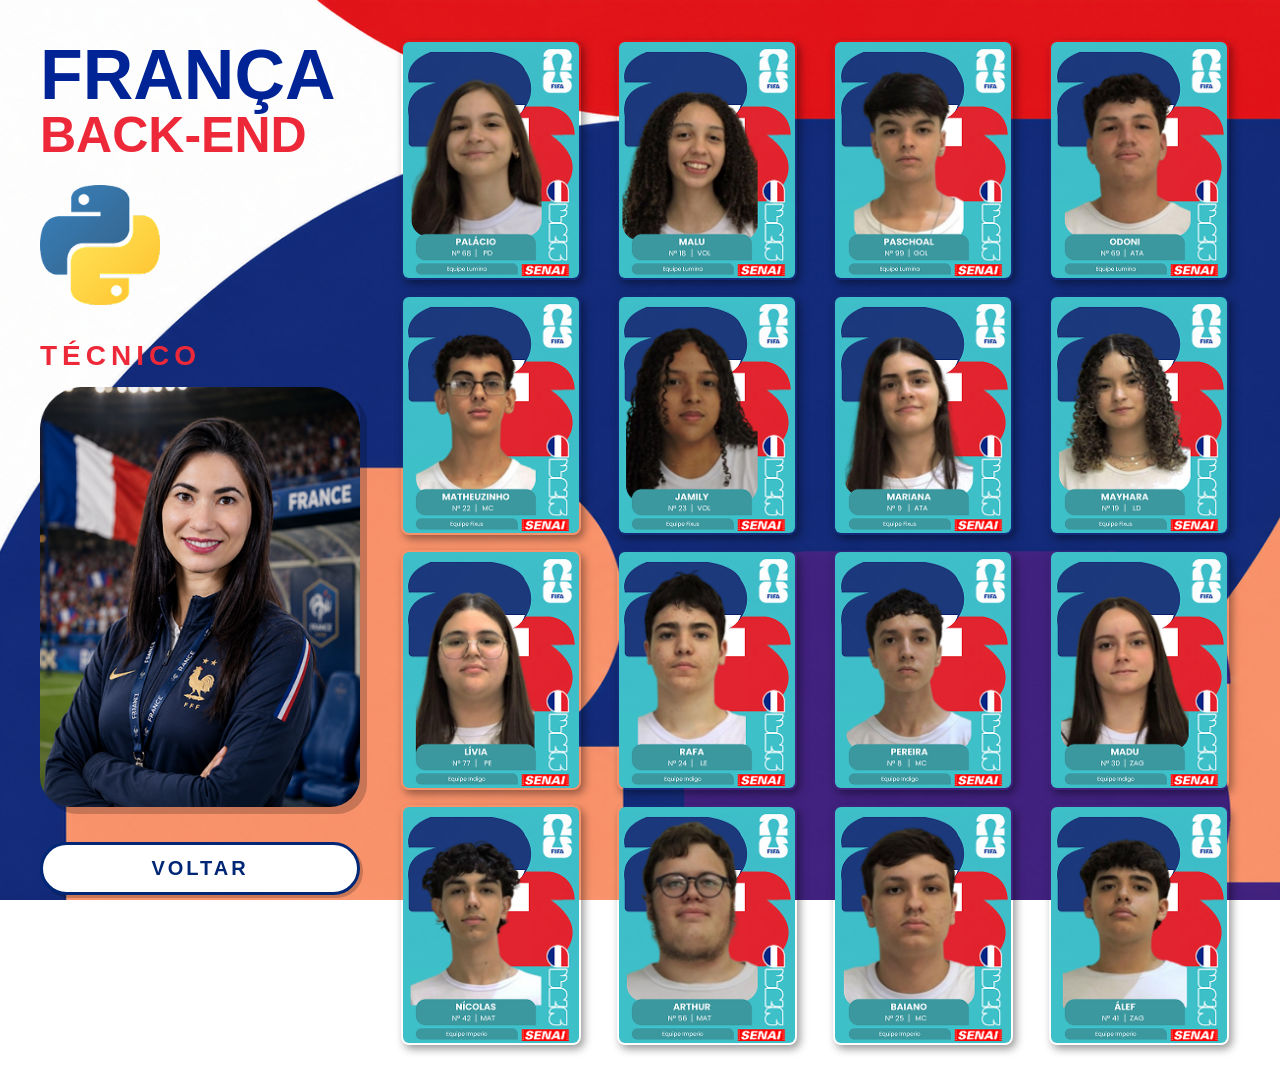
<file: album/albm-back.html>
<html lang="pt-br" dir="ltr" >
  <head> 
    <meta charset="UTF-8"> 
    <meta name="viewport" content="width=device-width, initial-scale=1.0"> 
    <link rel="stylesheet" hreF="assets/css/back.css"> 
    <title>França Back-End</title> 
  </head>
<body>
<div class="pagina-album">
  <div class="coluna-esquerda">
 
    <div class="cabecalho-titulo">
      <span class="texto-brasil">FRANÇA</span>
      <span class="texto-Frontend">BACK-END</span>
    </div>
 
    <img class="logo-html5" src="assets/img/Símbolo do python.png" alt="PYTHON">

    <div class="tecnico">TÉCNICO</div>
 
    <img class="imagem-tecnico" src="assets/img/lais-treinadora.png" alt="Técnico">
    
    <a class="botao-voltar" hreF="index.html">VOLTAR</a>
 
  </div>
 
  <div class="todas-as-Figurinhas">
    <img class="Figurinha" src="assets/img/Figurinha 1.2.png" alt="Palácio">
    <img class="Figurinha" src="assets/img/Figurinha 2.2.png" alt="Malu">
    <img class="Figurinha" src="assets/img/Figurinha 3.2.png" alt="Paschoal">
    <img class="Figurinha" src="assets/img/Figurinha 4.2.png" alt="Odoni">
 
    <img class="Figurinha" src="assets/img/Figurinha 5.2.png" alt="Matheuzinho">
    <img class="Figurinha" src="assets/img/Figurinha 6.2.png" alt="Jamily">
    <img class="Figurinha" src="assets/img/Figurinha 7.2.png" alt="Mariana">
    <img class="Figurinha" src="assets/img/Figurinha 8.2.png" alt="Mayhara">
 
    <img class="Figurinha" src="assets/img/Figurinha 9.2.png" alt="Lívia">
    <img class="Figurinha" src="assets/img/Figurinha 10.2.png" alt="Rafa">
    <img class="Figurinha" src="assets/img/Figurinha 11.2.png" alt="Pereira">
    <img class="Figurinha" src="assets/img/Figurinha 12.2.png" alt="Madu">
 
    <img class="Figurinha" src="assets/img/Figurinha 13.2.png"alt="Nícolar">
    <img class="Figurinha" src="assets/img/Figurinha 14.2.png"alt="Arthur">
    <img class="Figurinha" src="assets/img/Figurinha 15.2.png"alt="Baiano">
    <img class="Figurinha" src="assets/img/Figurinha 16.2.png"alt="Álef">
  </div>
 
</div>
</body>
</html>
</file>
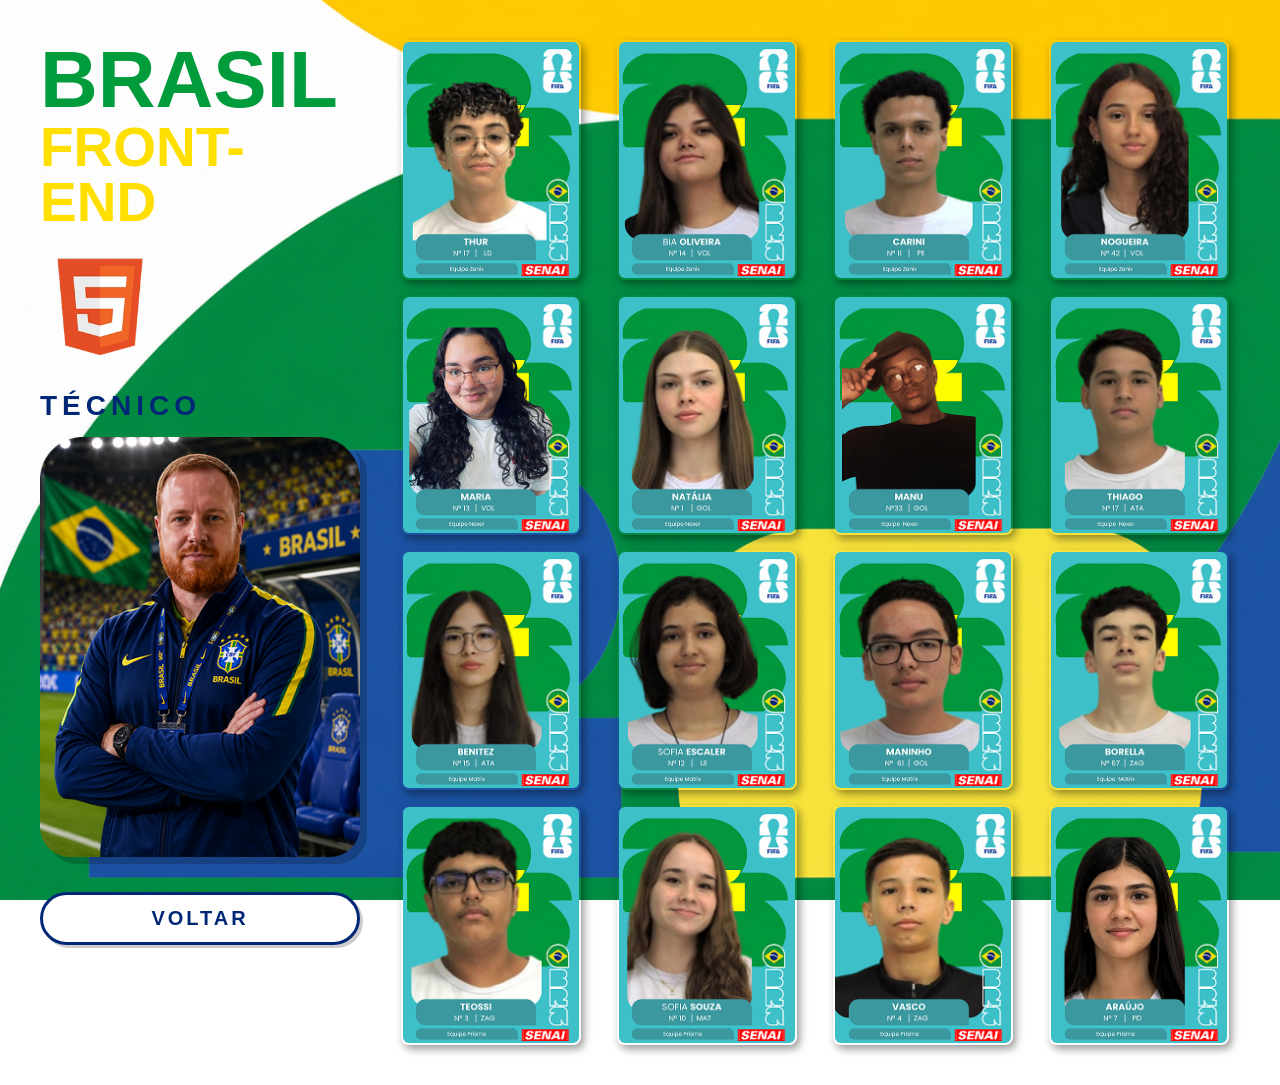
<file: album/albm-front.html>
<html lang="pt-br" dir="ltr" >
  <head> 
    <meta charset="UTF-8"> 
    <meta name="viewport" content="width=device-width, initial-scale=1.0"> 
    <link rel="stylesheet" href="assets/css/front.css"> 
    <title>Brasil Front-End</title> 
  </head>
  <body>
    <div class="pagina-album">
      <div class="coluna-esquerda">
    
        <div class="cabecalho-titulo">
          <span class="texto-brasil">BRASIL</span>
          <span class="texto-frontend">FRONT-END</span>
        </div>
    
        <img class="logo-html5" src="assets/img/Símbolo do HTML5.png" alt="HTML5">

        <div class="tecnico">TÉCNICO</div>
    
        <img class="imagem-tecnico" src="assets/img/igor-treinador.png" alt="Técnico">
    
        <a class="botao-voltar" href="index.html">VOLTAR</a>
    
      </div>
    
      <div class="todas-as-figurinhas">
        <img class="figurinha" src="assets/img/figurinha 1.png" alt="Thur">
        <img class="figurinha" src="assets/img/figurinha 2.png" alt="Bia Oliveira">
        <img class="figurinha" src="assets/img/figurinha 3.png" alt="Carini">
        <img class="figurinha" src="assets/img/figurinha 4.png" alt="Nogueira">
    
        <img class="figurinha" src="assets/img/figurinha 5.png" alt="Maria">
        <img class="figurinha" src="assets/img/figurinha 6.png" alt="Natália">
        <img class="figurinha" src="assets/img/figurinha 7.png" alt="Manu">
        <img class="figurinha" src="assets/img/figurinha 8.png" alt="Thiago">
    
        <img class="figurinha" src="assets/img/figurinha 9.png" alt="Benitez">
        <img class="figurinha" src="assets/img/figurinha 10.png" alt="Sofia Escaler">
        <img class="figurinha" src="assets/img/figurinha 11.png" alt="Maninho">
        <img class="figurinha" src="assets/img/figurinha 12.png" alt="Borella">
    
        <img class="figurinha" src="assets/img/figurinha 13.png"alt="Teossi">
        <img class="figurinha" src="assets/img/figurinha 114.png"alt="Sofia Souza">
        <img class="figurinha" src="assets/img/figurinha 15.png"alt="Vasco">
        <img class="figurinha" src="assets/img/figurinha 16.png"alt="Araújo">
      </div>
    
    </div>
  </body>
</html>
</file>
<file: album/assets/css/back.css>
* {
  box-sizing: border-box;
  margin: 0;
  padding: 0;
}

body {
  min-height: 100vh;
  background-image:  url(../img/fundo-back.png);
  background-size: cover;
  background-position: center;
  background-repeat: no-repeat;
  background-attachment: fixed;
  overflow-x: hidden;
}

.pagina-album {
  display: flex;
  flex-direction: row;
  align-items: flex-start;
  gap: 30px;
  padding: 40px;
  width: 100%;
  max-width: 1400px;
  margin: 0 auto;
}

.coluna-esquerda {
  display: flex;
  flex-direction: column;
  gap: 15px;
  width: 320px;
  flex-shrink: 0;
}

.cabecalho-titulo .texto-brasil {
  font-family: 'Gasoek One', sans-serif;
  font-weight: 900;
  font-size: 70px;
  color: #002395;
  line-height: 1;
  display: block;
}

.cabecalho-titulo .texto-frontend {
  font-family: 'Gasoek One', sans-serif;
  font-weight: 800;
  font-size: 50px;
  color: #ED2939;
  line-height: 1;
  display: block;
}

.logo-html5 {
  width: 120px;
  margin-top: 10px;
}

.tecnico {
  font-family: 'Gasoek One', sans-serif;
  font-weight: 600;
  font-size: 28px;
  letter-spacing: 5px;
  color: #ED2939;
  margin-top: 20px;
}

.imagem-tecnico {
  width: 100%;
  height: 420px;
  border-radius: 30px;
  object-fit: cover;
  object-position: top center;
  display: block;
  box-shadow: 7px 7px 0 rgba(0, 0, 0, 0.2);
  transition: transform 0.3s ease, box-shadow 0.3s ease;
}

.imagem-tecnico:hover {
  transform: scale(1.04) translateY(-6px);
  box-shadow: 10px 10px 0 rgba(0, 0, 0, 0.25);
  cursor: pointer;
}

.botao-voltar {
  display: block;
  background: #ffffff;
  color: #002776;
  font-family: 'Gasoek One', sans-serif;
  font-size: 20px;
  font-weight: bold;
  letter-spacing: 3px;
  padding: 12px 0;
  border-radius: 50px;
  border: 3px solid #002776;
  text-decoration: none;
  text-align: center;
  box-shadow: 3px 3px 0 rgba(0,0,0,.2);
  transition: transform .15s, box-shadow .15s;
  margin-top: 20px;
}

.botao-voltar:hover {
  transform: translate(-2px,-2px);
  box-shadow: 5px 5px 0 rgba(0,0,0,.25);
}

.todas-as-figurinhas {
  display: grid;
  grid-template-columns: repeat(4, 1fr);
  gap: 15px;
  flex-grow: 1;
}

.figurinha {
  width: 100%;
  max-width: 180px;
  height: auto;
  aspect-ratio: 180 / 240;
  object-fit: cover;
  border-radius: 8px;
  box-shadow: 3px 4px 8px rgba(0,0,0,.4);
  display: block;
  border: 2px solid transparent;
  transition: transform 0.35s, box-shadow 0.2s;
  justify-self: center;
}

.figurinha:hover {
  transform: translate(-3px,-4px) rotate(-1.25deg) scale(1.06);
  box-shadow: 6px 8px 0 rgba(0,0,0,.45);
  position: relative;
  z-index: 10;
  border-color: #ffffff;
}

@media screen and (max-width: 1024px) {
  body{
    background-image:  linear-gradient(rgba(0, 0, 0, 0.1), rgba(0, 0, 0, 0.15)), url(../img/fundo-back.png);
  }
  .pagina-album {
    flex-direction: column;
    align-items: center;
    gap: 40px;
  }

  .coluna-esquerda {
    width: 100%;
    max-width: 450px;
    align-items: center;
    text-align: center;
  }

  .imagem-tecnico {
    max-width: 320px;
    height: 380px;
  }

  .botao-voltar {
    width: 100%;
  }

  .todas-as-figurinhas {
    width: 100%;
    grid-template-columns: repeat(3, 1fr);
    justify-content: center;
  }
  .cabecalho-titulo .texto-frontend{
    color: #ff4747;
  }
}

@media screen and (max-width: 600px) {


  .pagina-album {
    padding: 20px;
  }

  .cabecalho-titulo .texto-brasil {
    font-size: 55px;
  }

  .cabecalho-titulo .texto-frontend {
    font-size: 38px;
  }

  .todas-as-figurinhas {
    grid-template-columns: repeat(2, 1fr);
    gap: 12px;
  }
}
</file>
<file: album/assets/css/front.css>
* {
  box-sizing: border-box;
  margin: 0;
  padding: 0;
}

body {
  min-height: 100vh;
  background-image: url('../img/fundo.png');
  background-size: cover;
  background-position: center;
  background-repeat: no-repeat;
  background-attachment: fixed;
  overflow-x: hidden;
}

.pagina-album {
  display: flex;
  flex-direction: row;
  align-items: flex-start;
  gap: 30px;
  padding: 40px;
  width: 100%;
  max-width: 1400px;
  margin: 0 auto;
}

.coluna-esquerda {
  display: flex;
  flex-direction: column;
  gap: 15px;
  width: 320px;
  flex-shrink: 0;
}

.cabecalho-titulo .texto-brasil {
  font-family: 'Gasoek One', sans-serif;
  font-weight: 800;
  font-size: 80px;
  color: #009c3b;
  line-height: 1;
  display: block;
}

.cabecalho-titulo .texto-frontend {
  font-family: 'Gasoek One', sans-serif;
  font-weight: 700;
  font-size: 55px;
  color: #ffdf00;
  line-height: 1;
  display: block;
}

.logo-html5 {
  width: 120px;
  margin-top: 10px;
}

.tecnico {
  font-family: 'Gasoek One', sans-serif;
  font-weight: 600;
  font-size: 28px;
  letter-spacing: 5px;
  color: #002776;
  margin-top: 20px;
}

.imagem-tecnico {
  width: 100%;
  height: 420px;
  border-radius: 30px;
  object-fit: cover;
  object-position: top center;
  display: block;
  box-shadow: 7px 7px 0 rgba(0, 0, 0, 0.2);
  transition: transform 0.3s ease, box-shadow 0.3s ease;
}

.imagem-tecnico:hover {
  transform: scale(1.04) translateY(-6px);
  box-shadow: 10px 10px 0 rgba(0, 0, 0, 0.25);
  cursor: pointer;
}

.botao-voltar {
  display: block;
  background: #ffffff;
  color: #002776;
  font-family: 'Gasoek One', sans-serif;
  font-size: 20px;
  font-weight: bold;
  letter-spacing: 3px;
  padding: 12px 0;
  border-radius: 50px;
  border: 3px solid #002776;
  text-decoration: none;
  text-align: center;
  box-shadow: 3px 3px 0 rgba(0,0,0,.2);
  transition: transform .15s, box-shadow .15s;
  margin-top: 20px;
}

.botao-voltar:hover {
  transform: translate(-2px,-2px);
  box-shadow: 5px 5px 0 rgba(0,0,0,.25);
}

.todas-as-figurinhas {
  display: grid;
  grid-template-columns: repeat(4, 1fr);
  gap: 15px;
  flex-grow: 1;
}

.figurinha {
  width: 100%;
  max-width: 180px;
  height: auto;
  aspect-ratio: 180 / 240;
  object-fit: cover;
  border-radius: 8px;
  box-shadow: 3px 4px 8px rgba(0,0,0,.4);
  display: block;
  border: 2px solid transparent;
  transition: transform 0.35s, box-shadow 0.2s;
  justify-self: center;
}

.figurinha:hover {
  transform: translate(-3px,-4px) rotate(-1.25deg) scale(1.06);
  box-shadow: 6px 8px 0 rgba(0,0,0,.45);
  position: relative;
  z-index: 10;
  border-color: #ffffff;
}

@media screen and (max-width: 1024px) {
  .pagina-album {
    flex-direction: column;
    align-items: center;
    gap: 40px;
  }

  .coluna-esquerda {
    width: 100%;
    max-width: 450px;
    align-items: center;
    text-align: center;
  }

  .imagem-tecnico {
    max-width: 320px;
    height: 380px;
  }

  .botao-voltar {
    width: 100%;
  }

  .todas-as-figurinhas {
    width: 100%;
    grid-template-columns: repeat(3, 1fr);
    justify-content: center;
  }
}

@media screen and (max-width: 600px) {
  .pagina-album {
    padding: 20px;
  }

  .cabecalho-titulo .texto-brasil {
    font-size: 55px;
  }

  .cabecalho-titulo .texto-frontend {
    font-size: 38px;
  }

  .todas-as-figurinhas {
    grid-template-columns: repeat(2, 1fr);
    gap: 12px;
  }
}
</file>
